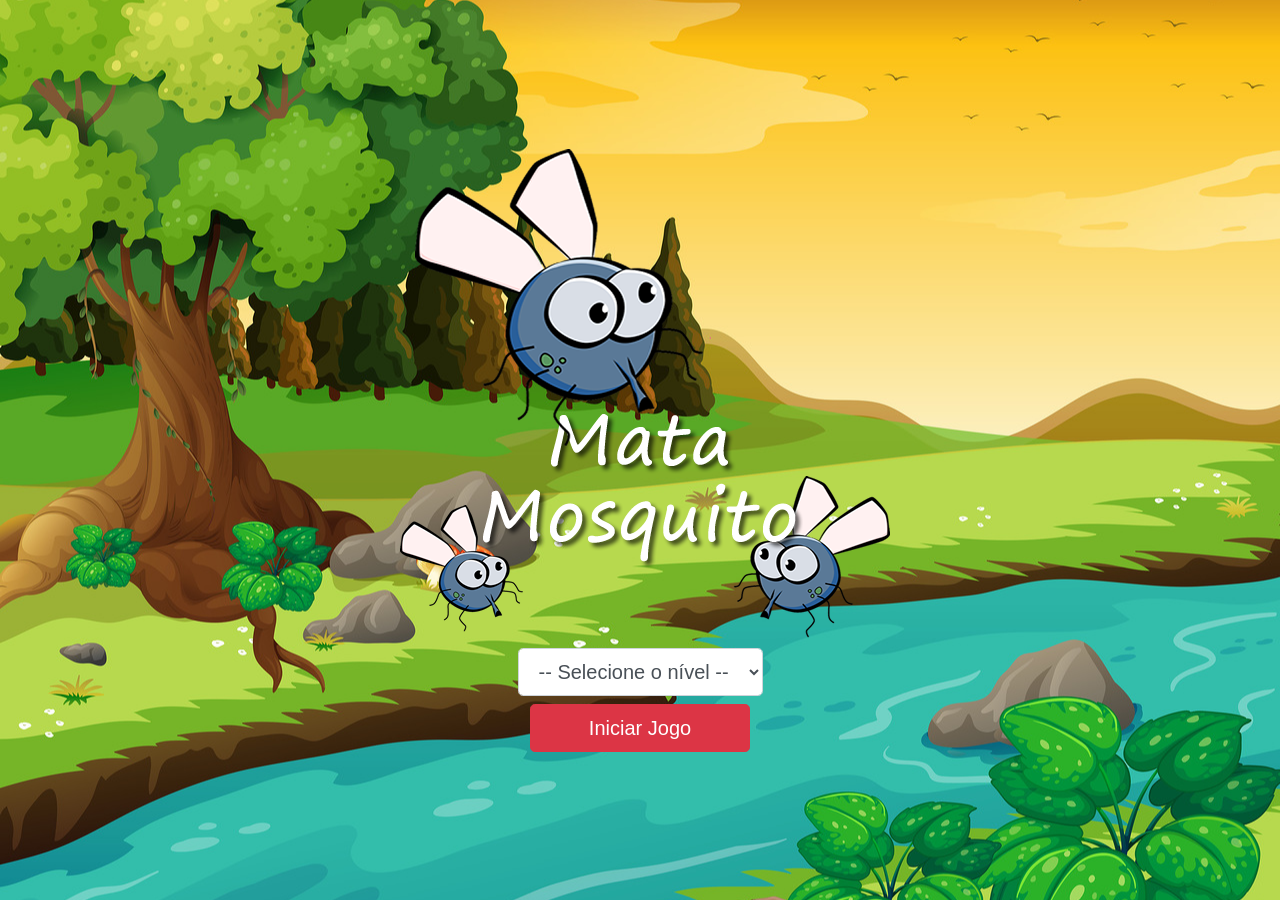
<file: index.html>
<!DOCTYPE html>
<html>
	<head>
		<title></title>
		<meta charset="UTF-8" />
		<meta name="viewport" content="width=device-width, initial-scale=1.0">
		<link rel="stylesheet" href="https://maxcdn.bootstrapcdn.com/bootstrap/4.0.0/css/bootstrap.min.css" integrity="sha384-Gn5384xqQ1aoWXA+058RXPxPg6fy4IWvTNh0E263XmFcJlSAwiGgFAW/dAiS6JXm" crossorigin="anonymous">
		<link rel="stylesheet" href="estilo.css" />

		<script>
			function iniciarJogo() {
				var nivel = document.getElementById('nivel').value

				if(nivel === '') {
					alert('Selecione um nível para iniciar o jogo')
					return false
				}

				window.location.href = "app.html?" + nivel

			}
		</script>
	</head>
	<body class="d-flex align-items-center justify-content-center">

		<div class="container text-center">
			<div class="row">
				<div class="col">
					<div class="d-flex justify-content-center">
						<img src="imagens/game.png" class="img-fluid logo-jogo" />
					</div>
				</div>
			</div>

			<div class="row">
				<div class="col">
					<div class="d-flex justify-content-center">
						<div class="mb-2">
							<select class="form-control form-control-lg" id="nivel">
								<option value="">-- Selecione o nível --</option>
								<option value="normal">Normal</option>
								<option value="dificil">Difícil</option>
								<option value="chucknorris">Chuck Norris</option>
							</select>
						</div>
					</div>
				</div>
			</div>


			<div class="row">
				<div class="col">
					<div class="d-flex justify-content-center">
						<button type="button" class="btn btn-danger btn-lg btn-block btn-jogar" onclick="iniciarJogo()">Iniciar Jogo</button>
					</div>
				</div>
			</div>
		</div>

	</body>
</html>
</file>
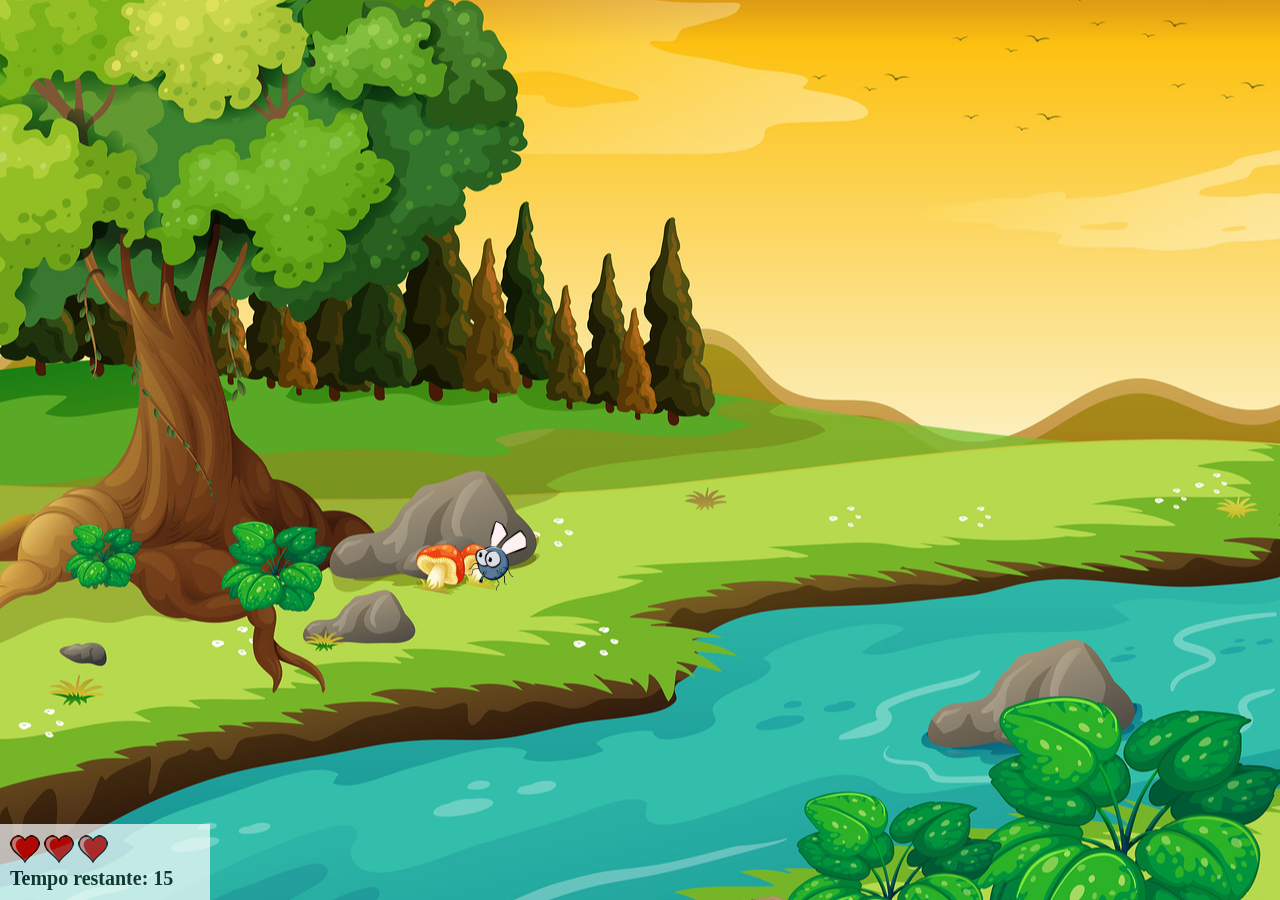
<file: app.html>
<!DOCTYPE html>
<html>
	<head>
		<title></title>
		<meta charset="UTF-8" />
		<meta name="viewport" content="width=device-width, initial-scale=1.0">
		<link rel="stylesheet" href="estilo.css" />
		<script src="jogo.js"></script>
	</head>
	<body onresize="ajustaTamanhoPalcoJogo()">

		<div class="painel">
			<div class="vidas">
				<img id="v1" src="imagens/coracao_cheio.png" />
				<img id="v2" src="imagens/coracao_cheio.png" />
				<img id="v3" src="imagens/coracao_cheio.png" />
			</div>

			<div class="cronometro">Tempo restante: <span id="cronometro"></span></div>
		</div>

		<script>
			document.getElementById('cronometro').innerHTML = tempo

			criarMosquito();
		</script>
	</body>
</html>
</file>
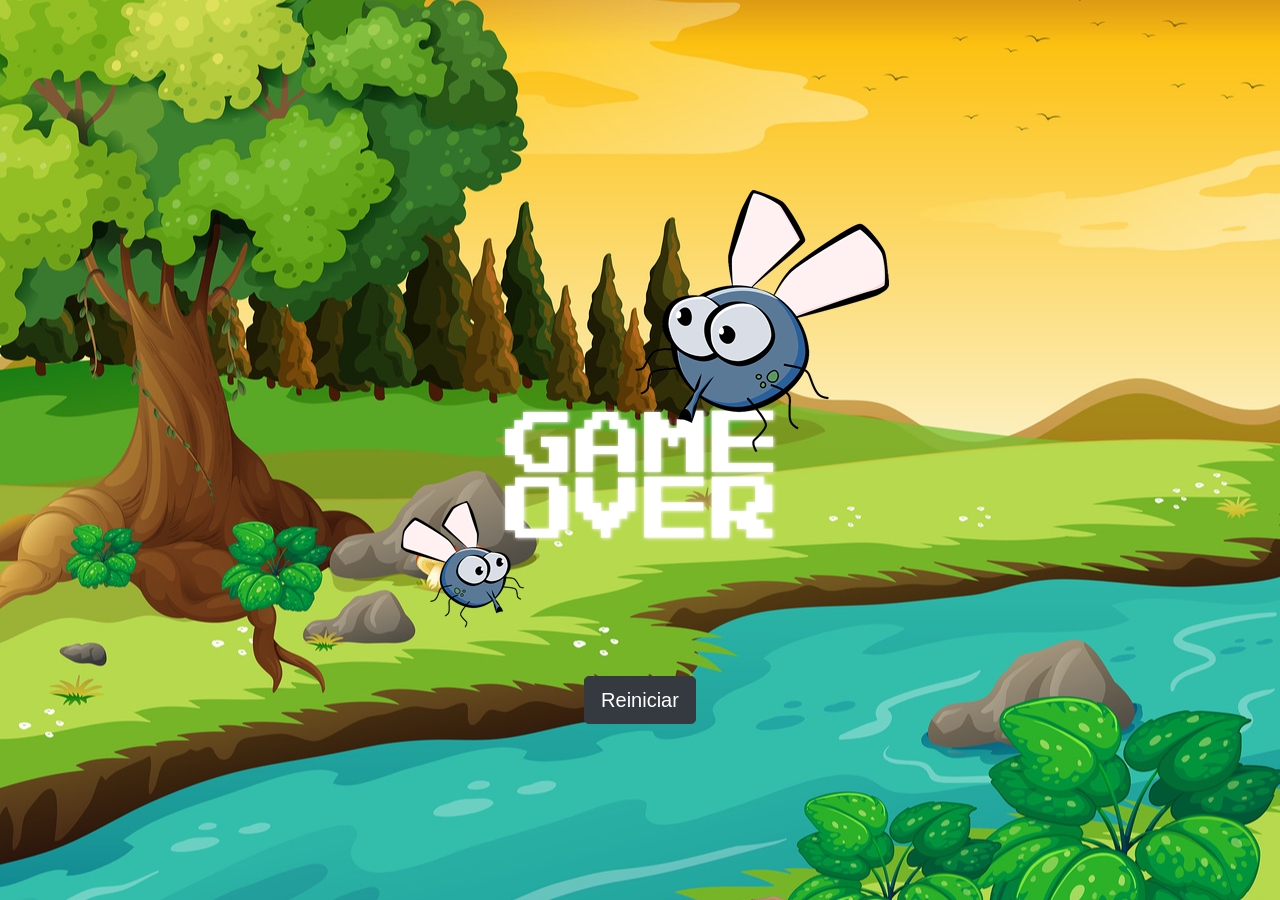
<file: fim_de_jogo.html>
<!DOCTYPE html>
<html>

<head>
	<title></title>
	<meta charset="UTF-8" />
	<meta name="viewport" content="width=device-width, initial-scale=1.0">
	<link rel="stylesheet" href="https://maxcdn.bootstrapcdn.com/bootstrap/4.0.0/css/bootstrap.min.css"
		integrity="sha384-Gn5384xqQ1aoWXA+058RXPxPg6fy4IWvTNh0E263XmFcJlSAwiGgFAW/dAiS6JXm" crossorigin="anonymous">
	<link rel="stylesheet" href="estilo.css" />
</head>

<body class="d-flex align-items-center justify-content-center">

	<div class="container text-center">
		<div class="row">
			<div class="col">
				<div class="d-flex justify-content-center">
					<img src="imagens/game_over.png" class="img-fluid logo-jogo" />
				</div>
			</div>
		</div>


		<div class="row">
			<div class="col">
				<div class="d-flex justify-content-center">
					<button type="button" class="btn btn-dark btn-lg"
						onclick="window.location.href = 'index.html' ">Reiniciar</button>
				</div>
			</div>
		</div>
	</div>

</body>

</html>
</file>
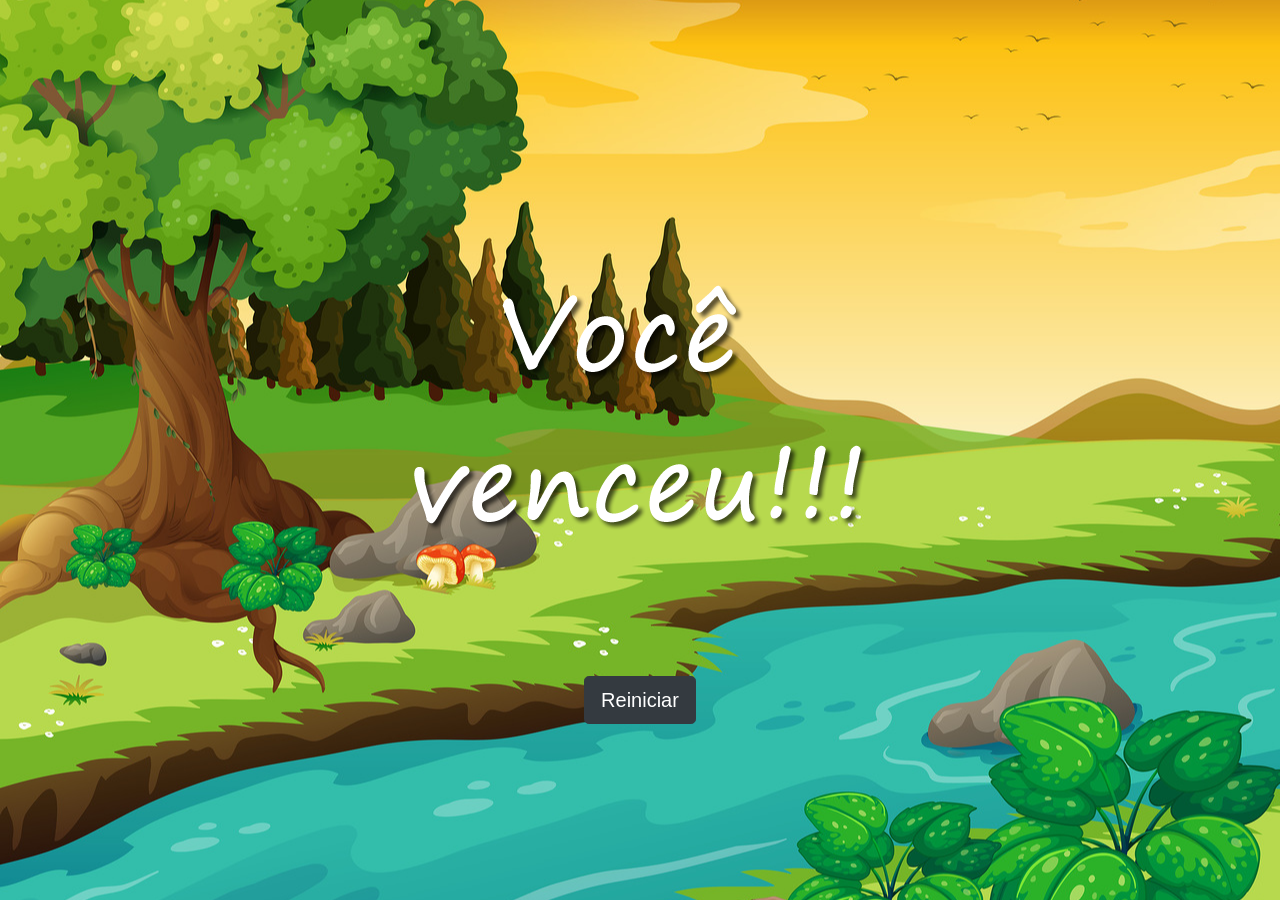
<file: vitoria.html>
<!DOCTYPE html>
<html>
	<head>
		<title></title>
		<meta charset="UTF-8" />
		<meta name="viewport" content="width=device-width, initial-scale=1.0">
		<link rel="stylesheet" href="https://maxcdn.bootstrapcdn.com/bootstrap/4.0.0/css/bootstrap.min.css" integrity="sha384-Gn5384xqQ1aoWXA+058RXPxPg6fy4IWvTNh0E263XmFcJlSAwiGgFAW/dAiS6JXm" crossorigin="anonymous">
		<link rel="stylesheet" href="estilo.css" />
	</head>
	<body class="d-flex align-items-center justify-content-center">

		<div class="container text-center">
			<div class="row">
				<div class="col">
					<div class="d-flex justify-content-center">
						<img src="imagens/vitoria.png" class="img-fluid logo-jogo" />
					</div>
				</div>
			</div>


			<div class="row">
				<div class="col">
					<div class="d-flex justify-content-center">
						<button type="button" class="btn btn-dark btn-lg" onclick="window.location.href = 'index.html' ">Reiniciar</button>
					</div>
				</div>
			</div>
		</div>

	</body>
</html>
</file>
<file: estilo.css>
html {
	cursor: url(imagens/mata_mosquito.png) 30 30, auto;
}

html,
body {
	margin: 0;
	padding: 0;
	width: 100%;
	height: 100%;
}

body {
	background: url(imagens/bg.jpg) no-repeat center center;
	background-size: cover;
	overflow: hidden;
}

/*===============================
RESPONSIVO DESKTOP
================================*/

.mosquito {

	background-image: url(imagens/mosquitoVM.png);
	background-repeat: no-repeat;

	background-size: 200% 100%;
	background-position: left center;

	position: absolute;

}

.mosquito1 {
	width: 50px;
	height: 50px;
}

.mosquito2 {
	width: 70px;
	height: 70px;
}

.mosquito3 {
	width: 90px;
	height: 90px;
}

.ladoA {
	transform: scaleX(1);
}

.ladoB {
	transform: scaleX(-1);
}

.painel {
	position: absolute;
	width: 190px;
	padding: 10px;
	left: 0px;
	bottom: 0px;
	border-top: solid 1px #fff;
	background-color: #fff;
	opacity: 0.7
}

.vidas {
	float: left;
}

.cronometro {
	float: left;
	font-size: 20px;
	font-weight: bold;
}

/*===============================
RESPONSIVO MOBILE
================================*/

.logo-jogo {
	max-width: 100%;
	height: auto;
}

.btn-jogar {
	max-width: 220px;
	margin: auto;
}

@media (max-width:768px) {

	body {
		background-position: 25% center;
	}

	.logo-jogo {
		width: 220px;
	}

	.form-control-lg {
		font-size: 16px;
		height: 46px;
	}

	.btn-jogar {
		width: 220px;
	}

	.mosquito1 {
		width: 55px;
		height: 55px;
	}

	.mosquito2 {
		width: 70px;
		height: 70px;
	}

	.mosquito3 {
		width: 85px;
		height: 85px;
	}

	.painel {
		width: 100%;
		left: 0;
		bottom: 0;
		padding: 10px;
	}

	.vidas img {
		width: 28px;
	}

	.cronometro {
		font-size: 15px;
	}
}

/*===============================
ANIMAÇÃO MORRER
================================*/

@keyframes morrer {

	0% {

		transform: scale(1);
		filter: brightness(1);

	}

	20% {

		transform: scale(1.20);
		filter: brightness(1.8);

	}

	40% {

		background-position: right center;

		transform: rotate(-25deg) scale(1.05);

	}

	70% {

		transform: translateY(25px) rotate(120deg) scale(.9);

	}

	100% {

		transform: translateY(55px) rotate(180deg) scale(.55);

		opacity: 0;

	}

}

.morrendo {

	animation: morrer .45s ease-out forwards;

	pointer-events: none;

}
</file>
